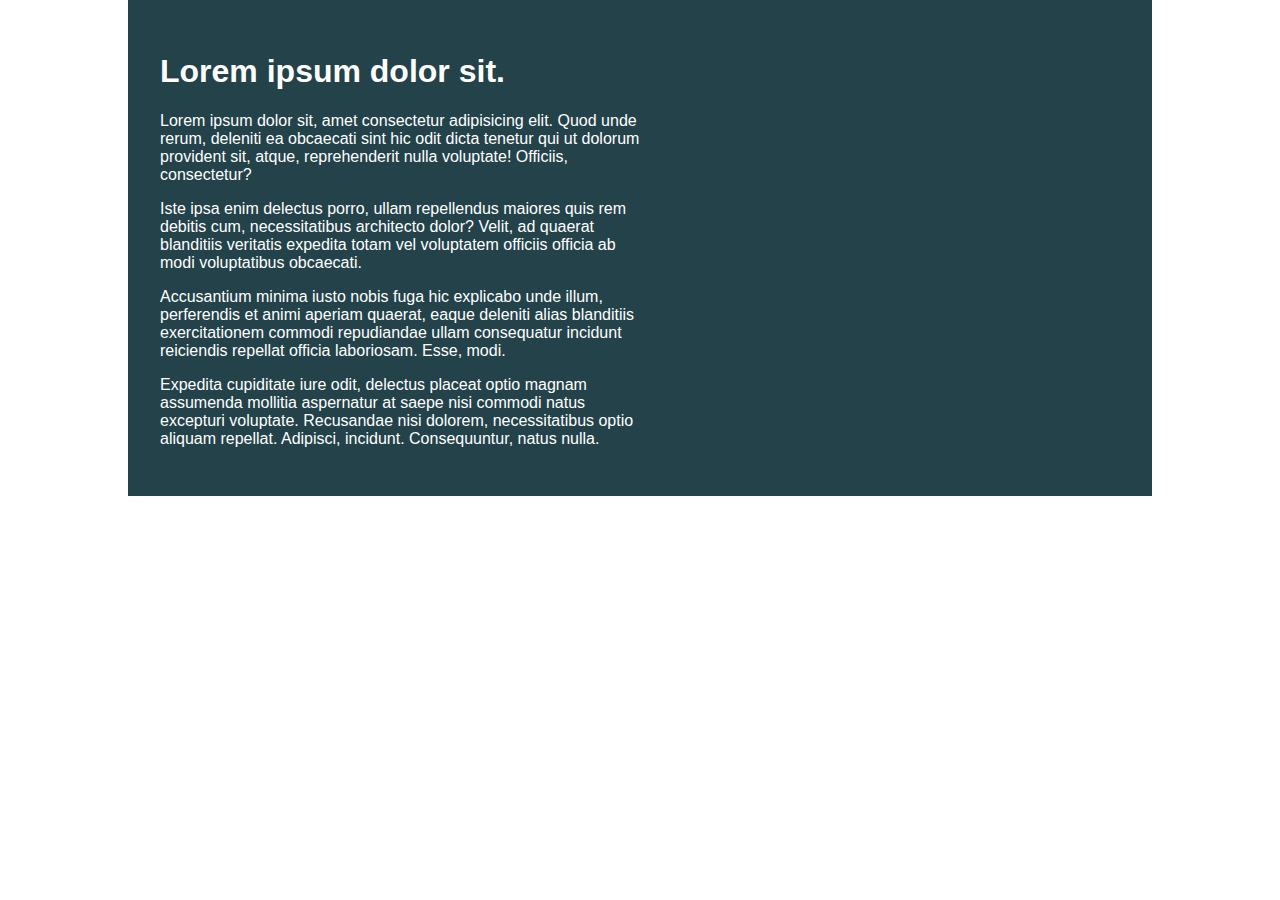
<file: challenge01/index.html>
<!DOCTYPE html>
<html lang="en">

<head>
    <meta charset="UTF-8">
    <meta name="viewport" content="width=device-width, initial-scale=1.0">
    <title>Day 01</title>

    <link rel="stylesheet" href="style.css">
</head>

<body>
    <div class="container">
        <div class="intro-content">
            <h1>Lorem ipsum dolor sit.</h1>
            <p>Lorem ipsum dolor sit, amet consectetur adipisicing elit. Quod unde rerum, deleniti ea obcaecati sint hic
                odit dicta tenetur qui ut dolorum provident sit, atque, reprehenderit nulla voluptate! Officiis,
                consectetur?</p>
            <p>Iste ipsa enim delectus porro, ullam repellendus maiores quis rem debitis cum, necessitatibus architecto
                dolor? Velit, ad quaerat blanditiis veritatis expedita totam vel voluptatem officiis officia ab modi
                voluptatibus obcaecati.</p>
            <p>Accusantium minima iusto nobis fuga hic explicabo unde illum, perferendis et animi aperiam quaerat, eaque
                deleniti alias blanditiis exercitationem commodi repudiandae ullam consequatur incidunt reiciendis
                repellat officia laboriosam. Esse, modi.</p>
            <p>Expedita cupiditate iure odit, delectus placeat optio magnam assumenda mollitia aspernatur at saepe nisi
                commodi natus excepturi voluptate. Recusandae nisi dolorem, necessitatibus optio aliquam repellat.
                Adipisci, incidunt. Consequuntur, natus nulla.</p>
        </div>
    </div>
</body>

</html>
</file>
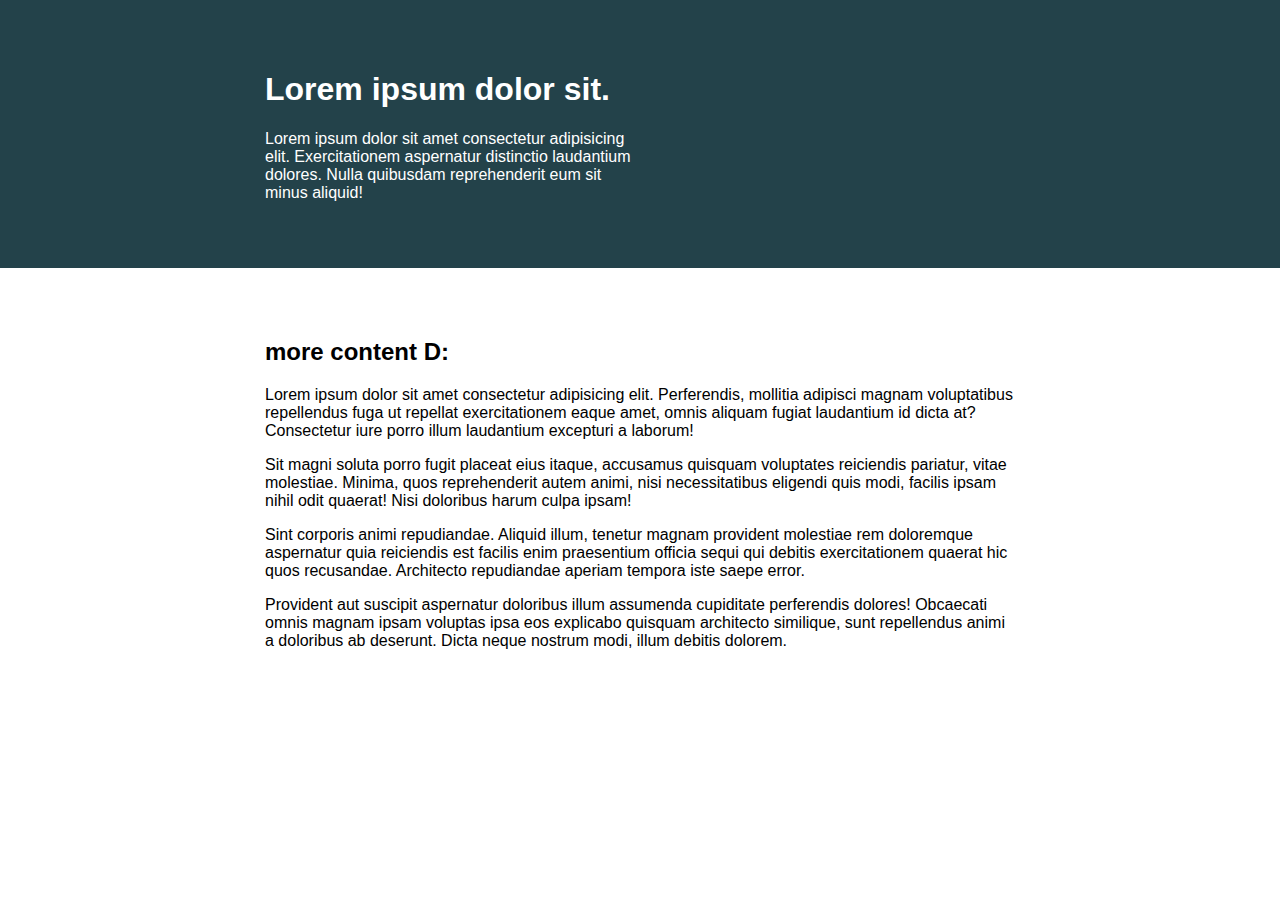
<file: challenge02/index.html>
<!DOCTYPE html>
<html lang="en">
<head> 
    <meta charset="UTF-8">
    <meta name="viewport" content="width=device-width, initial-scale=1.0">
    <title>Day 01</title>
 
    <link rel="stylesheet" href="style.css">
</head>
<body>
    <div class="header">
    <div class="container">
        <div class="intro-content">
            <h1>Lorem ipsum dolor sit.</h1>
            <p>Lorem ipsum dolor sit amet consectetur adipisicing elit. Exercitationem aspernatur distinctio laudantium dolores. Nulla quibusdam reprehenderit eum sit minus aliquid!</p>
        </div>
    </div>
    </div>
    <div class="container second">
        <h2>more content D:</h2>
        <p>Lorem ipsum dolor sit amet consectetur adipisicing elit. Perferendis, mollitia adipisci magnam voluptatibus repellendus fuga ut repellat exercitationem eaque amet, omnis aliquam fugiat laudantium id dicta at? Consectetur iure porro illum laudantium excepturi a laborum!</p>
        <p>Sit magni soluta porro fugit placeat eius itaque, accusamus quisquam voluptates reiciendis pariatur, vitae molestiae. Minima, quos reprehenderit autem animi, nisi necessitatibus eligendi quis modi, facilis ipsam nihil odit quaerat! Nisi doloribus harum culpa ipsam!</p>
        <p>Sint corporis animi repudiandae. Aliquid illum, tenetur magnam provident molestiae rem doloremque aspernatur quia reiciendis est facilis enim praesentium officia sequi qui debitis exercitationem quaerat hic quos recusandae. Architecto repudiandae aperiam tempora iste saepe error.</p>
        <p>Provident aut suscipit aspernatur doloribus illum assumenda cupiditate perferendis dolores! Obcaecati omnis magnam ipsam voluptas ipsa eos explicabo quisquam architecto similique, sunt repellendus animi a doloribus ab deserunt. Dicta neque nostrum modi, illum debitis dolorem.</p>
    </div>


</body>
</html>
</file>
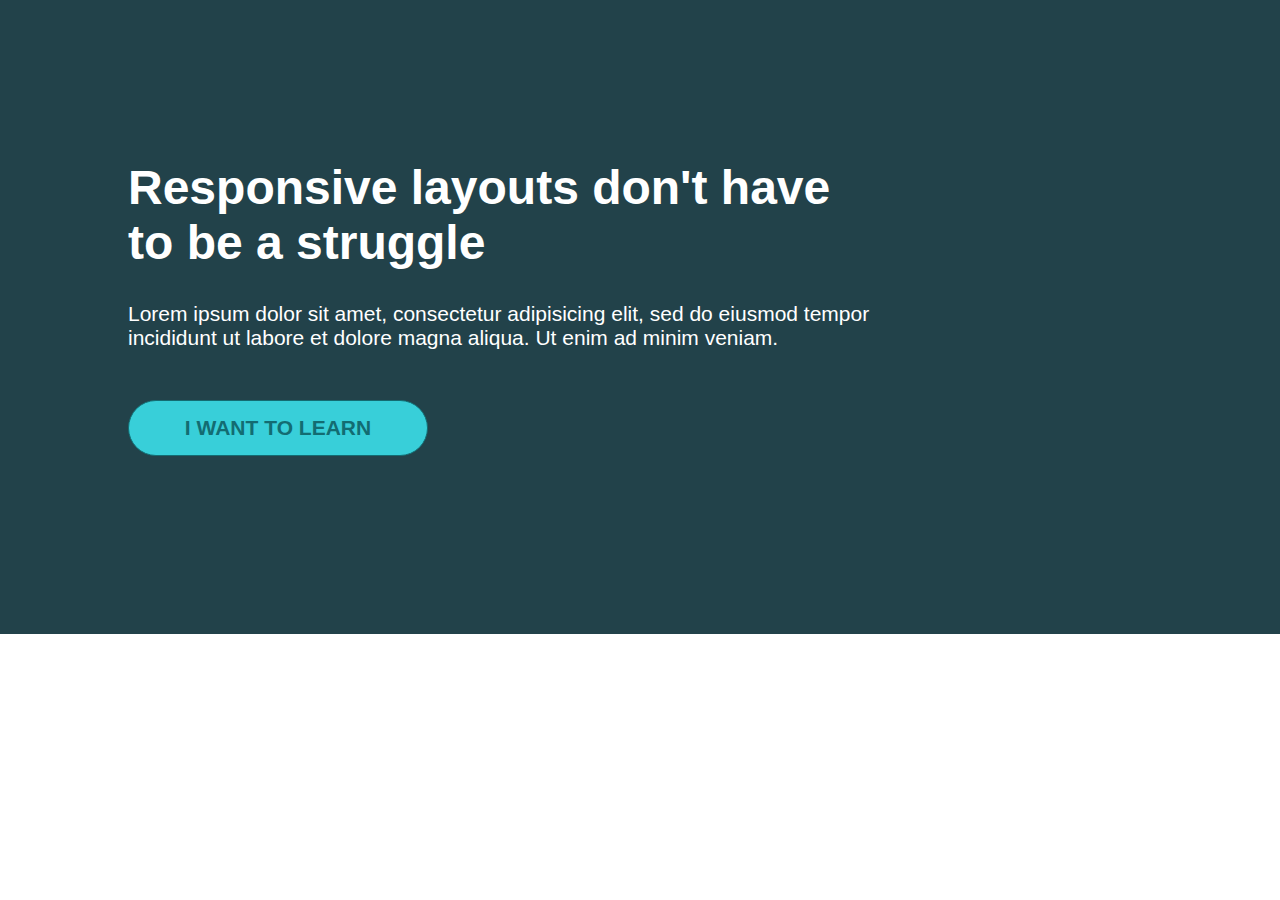
<file: challenge03/index.html>
<!DOCTYPE html>
<html lang="en">
<head> 
    <meta charset="UTF-8">
    <meta name="viewport" content="width=device-width, initial-scale=1.0">
    <title>Day 01</title>
 
    <link rel="stylesheet" href="style.css">
</head>
<body>
    <div class="header">
        <div class="container">
            <h1>Responsive layouts don't have to be a struggle</h1>
            <p>Lorem ipsum dolor sit amet, consectetur adipisicing elit, sed do eiusmod tempor incididunt ut labore et dolore magna aliqua. Ut enim ad minim veniam.
            <a href="#">I want to learn</a>
        </div>
    </div>
</body>
</html>
</file>
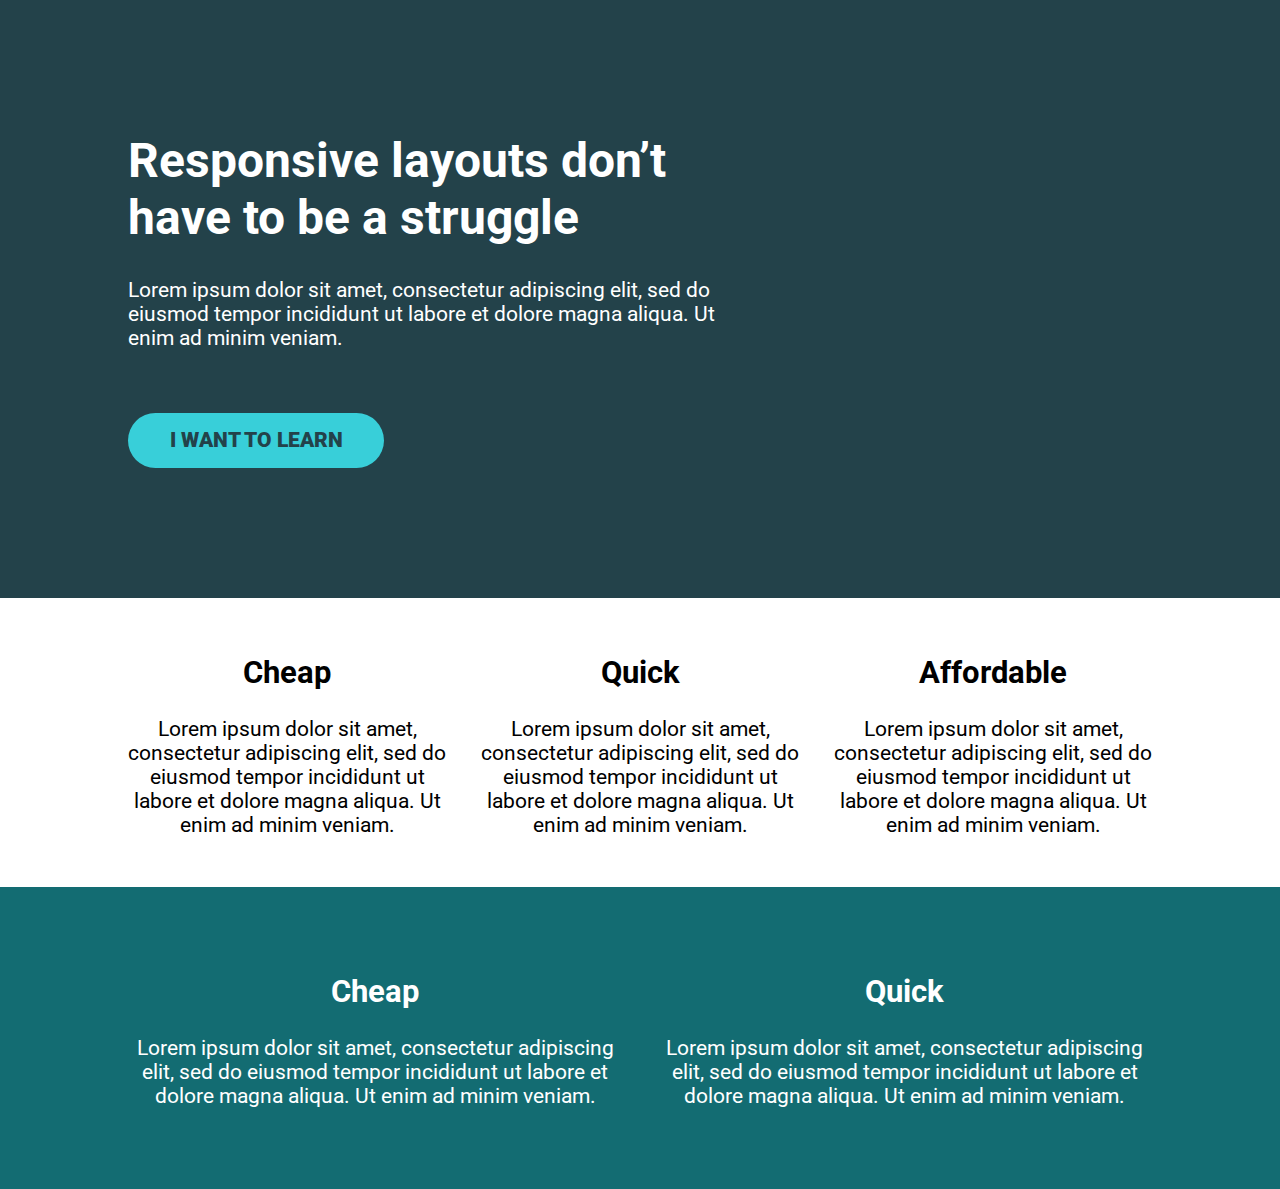
<file: challenge04/index.html>
<!DOCTYPE html>
<html lang="en">
<head>
    <meta charset="UTF-8">
    <meta name="viewport" content="width=device-width, initial-scale=1.0">
    <title>Challenge time!</title>
    <link href="https://fonts.googleapis.com/css2?family=Roboto:wght@400;900&display=swap" rel="stylesheet"> 
    <link rel="stylesheet" href="style.css">
</head>
<body>
    <div class="hero">
        <div class="container">
            <div class="hero__text">
                <h1>Responsive layouts don’t have to be a struggle</h1>
                <p>Lorem ipsum dolor sit amet, consectetur adipiscing elit, sed do eiusmod tempor incididunt ut labore et dolore magna aliqua. Ut enim ad minim veniam.</p>
                <a href="#" class="btn">I want to learn</a>
            </div>
        </div>
    </div>
    <div class="container">
        <div class="row">
            <div class="col">
                <h2>Cheap</h2>
                <p>Lorem ipsum dolor sit amet, consectetur adipiscing elit, sed do eiusmod tempor incididunt ut labore et dolore magna aliqua. Ut enim ad minim veniam.</p>
            </div>
            <div class="col">
                <h2>Quick</h2>
                <p>Lorem ipsum dolor sit amet, consectetur adipiscing elit, sed do eiusmod tempor incididunt ut labore et dolore magna aliqua. Ut enim ad minim veniam.</p>
            </div>
            <div class="col">
                <h2>Affordable</h2>
                <p>Lorem ipsum dolor sit amet, consectetur adipiscing elit, sed do eiusmod tempor incididunt ut labore et dolore magna aliqua. Ut enim ad minim veniam.</p>
            </div>
        </div>
    </div>


    <div class="bg">
        <div class="container">
            <div class="row">
                <div class="col">
                    <h2>Cheap</h2>
                    <p>Lorem ipsum dolor sit amet, consectetur adipiscing elit, sed do eiusmod tempor incididunt ut labore et dolore magna aliqua. Ut enim ad minim veniam.</p>
                </div>
                <div class="col">
                    <h2>Quick</h2>
                    <p>Lorem ipsum dolor sit amet, consectetur adipiscing elit, sed do eiusmod tempor incididunt ut labore et dolore magna aliqua. Ut enim ad minim veniam.</p>
                </div>
            </div>
        </div>
    </div>


</body>
</html>
</file>
<file: challenge01/style.css>
/* INSTRUCTIONS
 *
 * 1) Limit the total width of
 *    the .intro-conent to about half
 *    of it's parent
 *
 * 2) Stop the text from overflowing
 *    out the bottom at small screen
 *    widths
 *
 * You may modify the HTML if needed
 *
 */

* {
  box-sizing: border-box;
}

body {
  margin: 0;
  font-family: sans-serif;
}

.container {
  background: #23424a;
  color: white;

  width: 80%;
  margin: 0 auto;

  padding: 2em;
}

.intro-content{
  width: 50%;
}
</file>
<file: challenge02/style.css>
/* INSTRUCTIONS
 *
 * 1) Keep the text inside .intro-content
 *    in the same place, but have the background
 *    extend from one side of the viewport
 *    to the other, no matter how wide or narrow
 *    the browser is.
 *
 * 2) Limit the maximum width of the text in the
 *    bottom area.
 *
 * You may modify the HTML if needed
 * (you probably should for this challenge)
 *
 */

* {
  box-sizing: border-box;
}

body {
  margin: 0;
  font-family: sans-serif;
}

.header{
    background: #23424a;
}

.container {
  width: 80%;
  max-width: 750px;
  margin: 0 auto;
  color: white;
  padding: 50px 0;
}

.intro-content {
  width: 50%;
}
.second{
  color: black;
}
</file>
<file: challenge03/style.css>
* {
  box-sizing: border-box;
}

body {
  margin: 0;
  font-family: 'Roboto', sans-serif;
}

.header{
  background-color: #22424A;
  color: white;
  padding: 10% 0;
}

.container {
  width: 80%;
  max-width: 750px;
  margin-left: 10%;
}

h1{
  font-size: 48px;
}

a,p{
  font-size: 21px;
}
a{
  border: 1px solid;
  display: block;
  width: 40%;
  padding: 15px;
  border-radius: 30px;
  margin: 50px 0;
  text-transform: uppercase;
  text-align: center;
  text-decoration: none;
  color: #136C72;
  background-color: #38CFD9;
  font-weight: 600;
}
</file>
<file: challenge04/style.css>
/* 
////// For this challenge ///////

- You will have to modify the HTML

- You can add new classes in the HTML
  if you need to

// Requirements
1. The headings in the first row must be
   a different color
2. The two .col at the bottom must go next
   to one another
3. The section at the bottom should have
   a dark background color and a different
   color of text
4. I've removed the "gap" that I created,
   so you'll have to add it back in

   */

*, *::before, *::after {
    box-sizing: border-box;
}

body {
    margin: 0;
    font-family: 'Roboto', sans-serif;
    font-size: 1.3rem;
}

h1 {
    font-size: 3rem;
}

.container {
    width: 80%;
    max-width: 1100px;
    margin: 30px auto;
}

.row {
    /* display: flex => flex container */
    display: flex;
    text-align:center;
    /* can't use yet */
    /* gap: 100px; */
}

.col {
    /* these are now flex items */
    width: 100%;
}

.col + .col{
    margin-left: 35px;
}

.hero {
    padding: 100px 0;
    background-color: #23424A;
    color: #FFF;
}

.hero__text {
    width: 60%;
}

.hero p {
    margin-bottom: 3em;
}

.btn {
    display: inline-block;
    text-decoration: none;
    text-transform: uppercase; 
    color: #23424A;
    font-weight: 900;
    background-color: #38CFD9;
    padding: .75em 2em;
    border-radius: 100px;
}

.btn:hover,
.btn:focus {
    opacity: .75; 
}

.bg{
    background-color: #136C72;
    color: white;
    padding: 30px 0;
}
</file>
